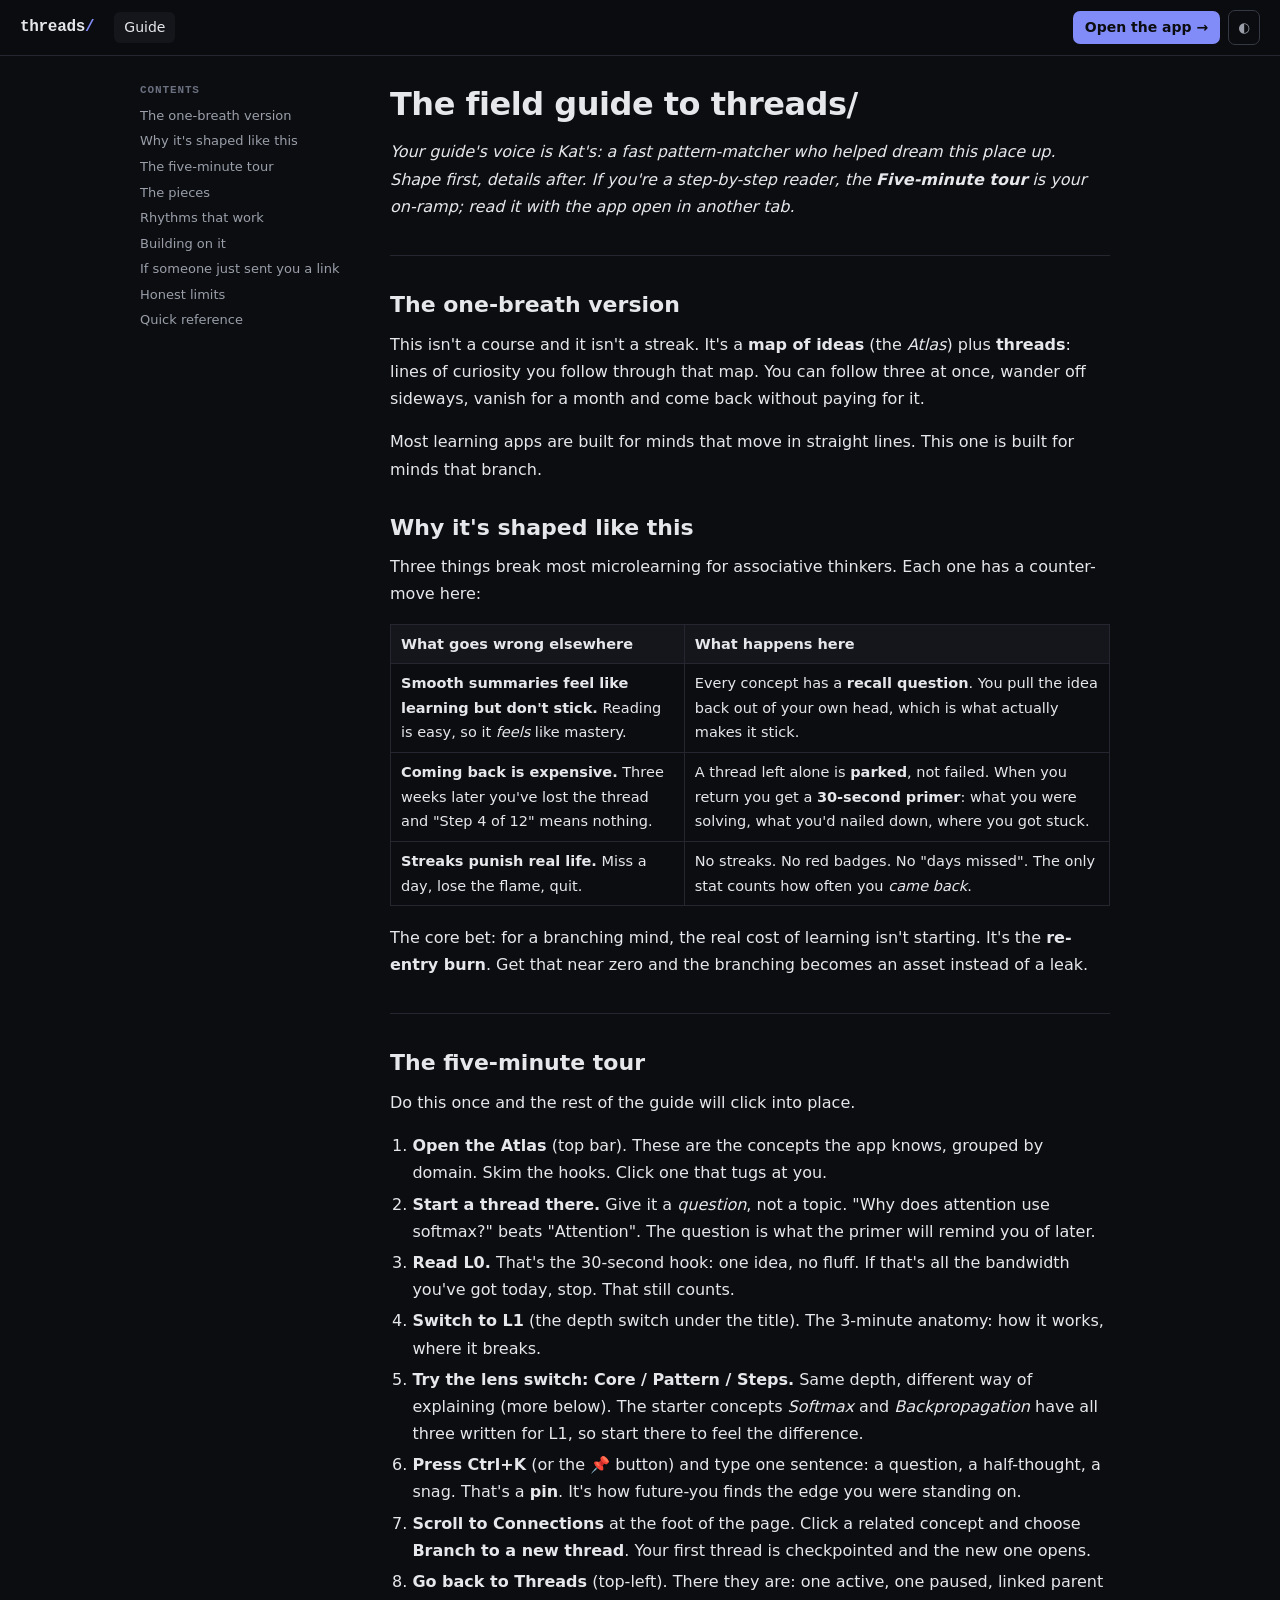
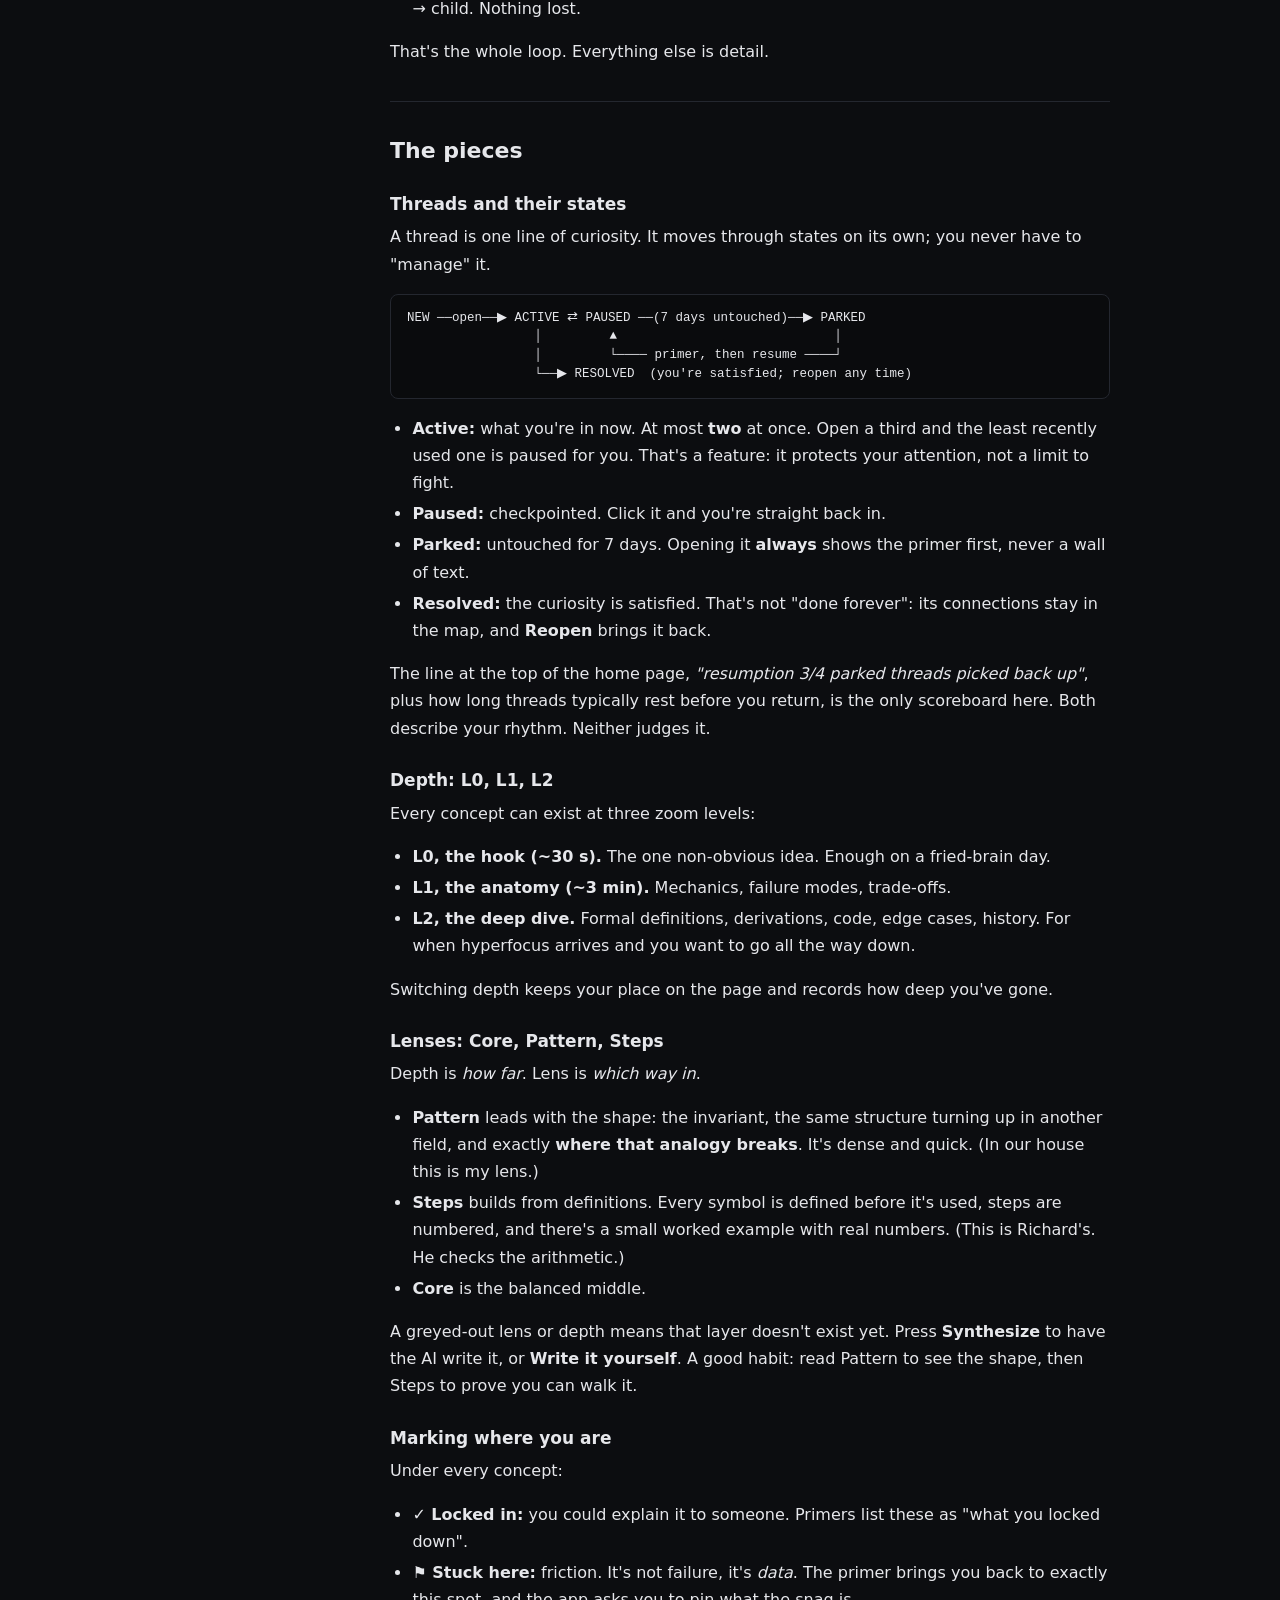
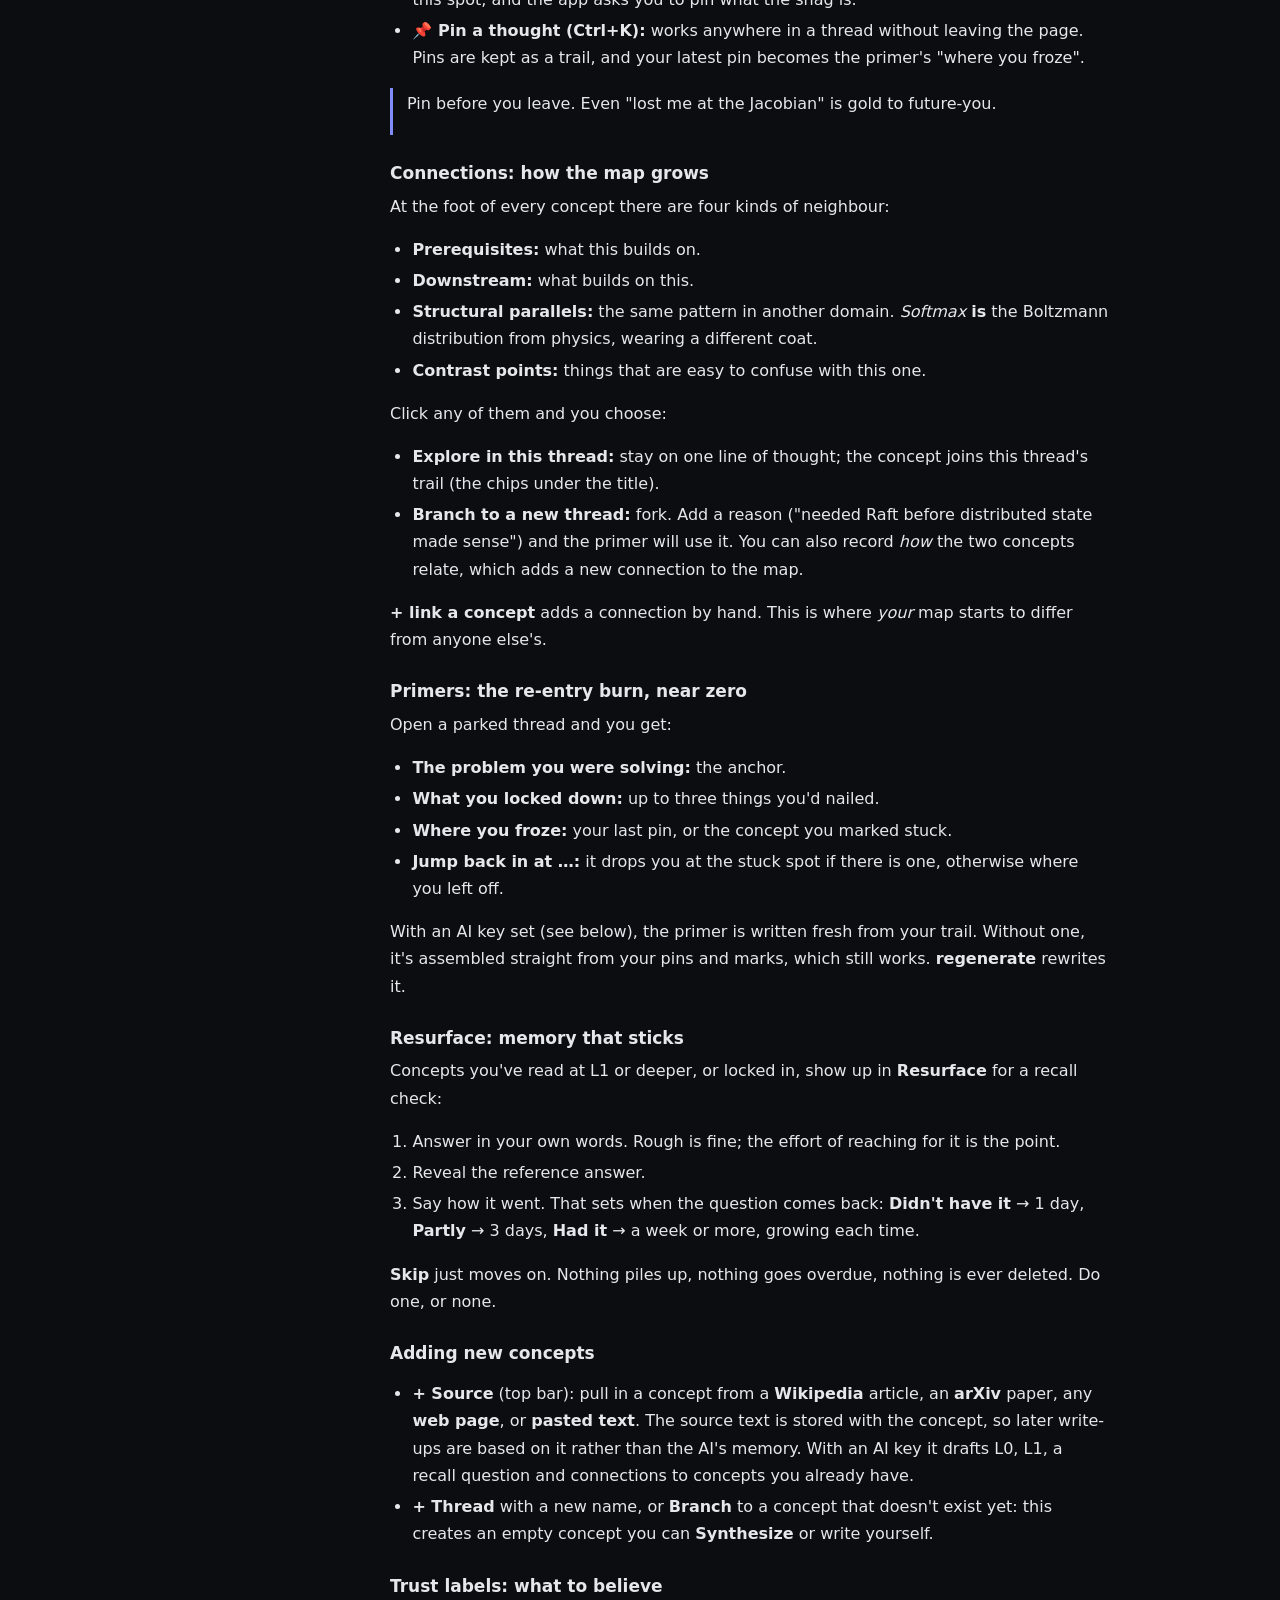
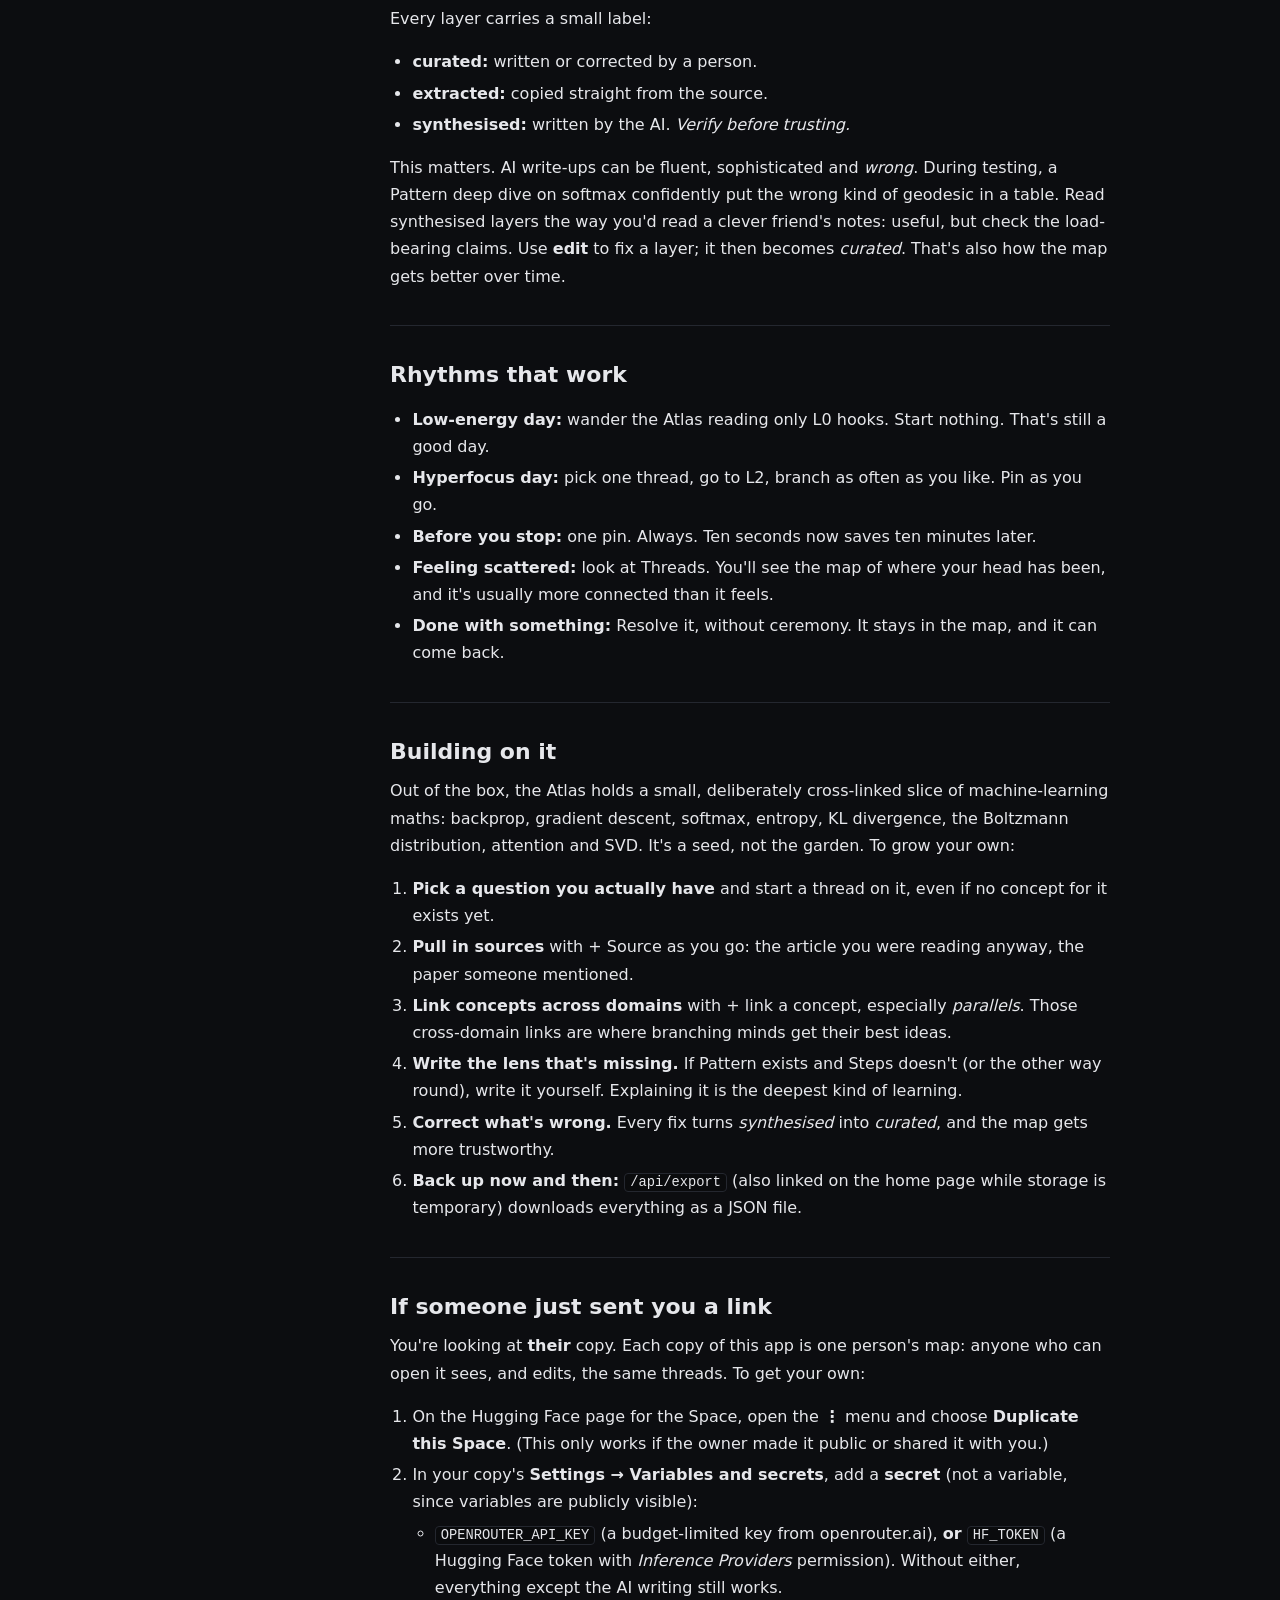
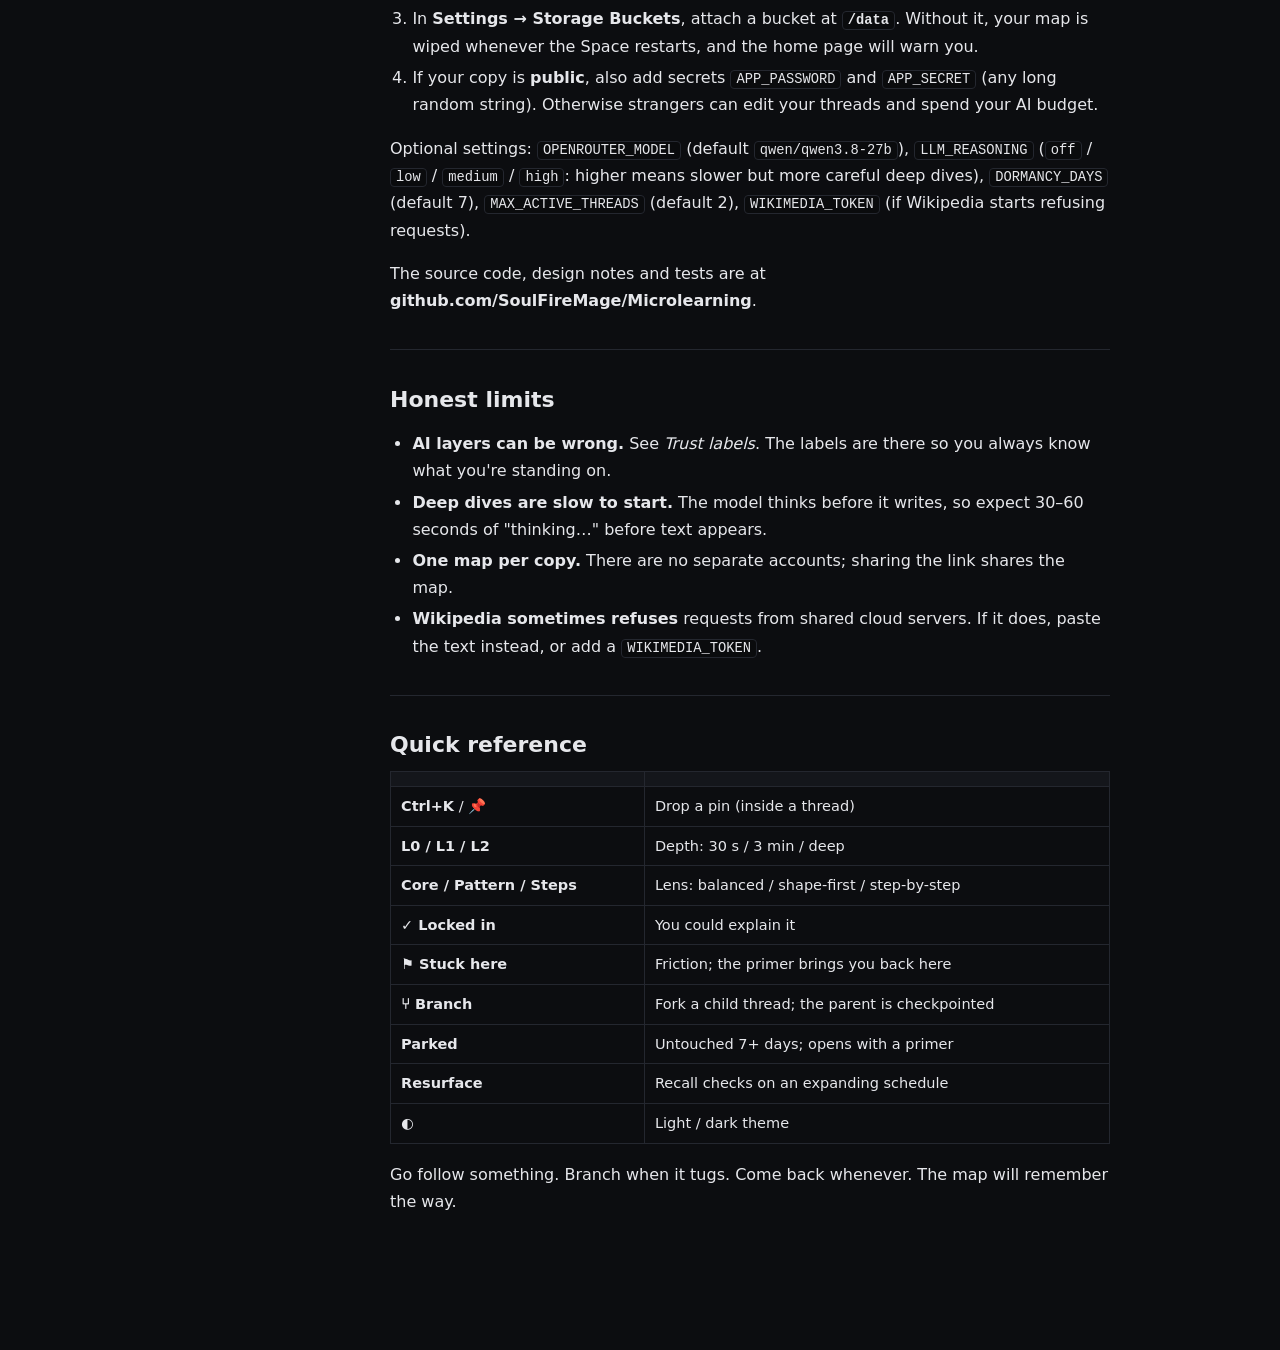
<file: static/guide.html>
<!doctype html>
<html lang="en" data-theme="dark">
<head>
  <meta charset="utf-8">
  <meta name="viewport" content="width=device-width, initial-scale=1">
  <title>Guide · threads/</title>
  <link rel="icon" href="data:image/svg+xml,<svg xmlns='http://www.w3.org/2000/svg' viewBox='0 0 32 32'><path d='M6 26C10 16 14 22 16 14s8-4 10-8' stroke='%23818cf8' stroke-width='3' fill='none' stroke-linecap='round'/></svg>">
  <link rel="stylesheet" href="/static/vendor/katex/katex.min.css">
  <link rel="stylesheet" href="/static/style.css">
</head>
<body class="guide-page">
  <header class="topbar">
    <a class="brand" href="/">threads<span>/</span></a>
    <nav><a class="active" href="/guide">Guide</a></nav>
    <div class="topbar-actions">
      <a class="btn-link" href="/">Open the app →</a>
      <button class="ghost icon" id="btn-theme" title="Toggle light/dark" aria-label="Toggle theme">◐</button>
    </div>
  </header>
  <main>
    <div class="guide-layout">
      <nav class="toc" id="toc" aria-label="Contents"></nav>
      <article class="content guide" id="guide"><p class="rel-none">Loading the guide…</p></article>
    </div>
  </main>
  <script src="/static/vendor/marked.min.js"></script>
  <script src="/static/vendor/purify.min.js"></script>
  <script src="/static/vendor/katex/katex.min.js"></script>
  <script src="/static/md.js"></script>
  <script>
    (async () => {
      const root = document.documentElement;
      try { const t = localStorage.getItem("theme"); if (t) root.dataset.theme = t; } catch (_) {}
      document.getElementById("btn-theme").onclick = () => {
        root.dataset.theme = root.dataset.theme === "dark" ? "light" : "dark";
        try { localStorage.setItem("theme", root.dataset.theme); } catch (_) {}
      };
      const art = document.getElementById("guide"), toc = document.getElementById("toc");
      try {
        const res = await fetch("/static/guide.md");
        art.innerHTML = renderMd(await res.text());
      } catch (e) {
        art.innerHTML = `<p class="err">Couldn't load the guide: ${esc(e.message)}</p>`;
        return;
      }
      const slug = (s) => s.toLowerCase().replace(/[^a-z0-9]+/g, "-").replace(/^-|-$/g, "");
      toc.innerHTML = `<div class="toc-h">Contents</div>`;
      art.querySelectorAll("h2").forEach((h) => {
        h.id = slug(h.textContent);
        const a = document.createElement("a");
        a.href = "#" + h.id; a.textContent = h.textContent;
        toc.appendChild(a);
      });
      if (location.hash) document.getElementById(location.hash.slice(1))?.scrollIntoView();
    })();
  </script>
</body>
</html>
</file>
<file: static/style.css>
:root, :root[data-theme="dark"] {
  --bg: #0c0d10;
  --bg-raised: #14161b;
  --bg-sunk: #0a0b0d;
  --line: #24272f;
  --line-strong: #353945;
  --text: #e6e7eb;
  --text-dim: #9a9faa;
  --text-faint: #6b7080;
  --accent: #818cf8;
  --accent-ink: #0c0d10;
  --accent-soft: rgba(129, 140, 248, 0.14);
  --ok: #4ade80;
  --warn: #fbbf24;
  --stuck: #f472b6;
  --synth: #c084fc;
  --shadow: 0 10px 40px rgba(0, 0, 0, 0.5);
  color-scheme: dark;
}
:root[data-theme="light"] {
  --bg: #fafaf9;
  --bg-raised: #ffffff;
  --bg-sunk: #f2f2f0;
  --line: #e4e4e1;
  --line-strong: #cfcfca;
  --text: #18181b;
  --text-dim: #52525b;
  --text-faint: #8a8a92;
  --accent: #4f46e5;
  --accent-ink: #ffffff;
  --accent-soft: rgba(79, 70, 229, 0.1);
  --ok: #15803d;
  --warn: #b45309;
  --stuck: #be185d;
  --synth: #7e22ce;
  --shadow: 0 10px 40px rgba(0, 0, 0, 0.12);
  color-scheme: light;
}

* { box-sizing: border-box; }
html, body { margin: 0; }
body {
  background: var(--bg);
  color: var(--text);
  font: 15px/1.55 Inter, ui-sans-serif, system-ui, -apple-system, "Segoe UI", Roboto, sans-serif;
  -webkit-font-smoothing: antialiased;
}
.mono, code, pre, .meta, .chip, .seg button, .kbd {
  font-family: "JetBrains Mono", ui-monospace, SFMono-Regular, Menlo, Consolas, monospace;
}
a { color: var(--accent); text-decoration: none; }
a:hover { text-decoration: underline; }
button {
  font: inherit;
  background: var(--accent);
  color: var(--accent-ink);
  border: 1px solid transparent;
  border-radius: 7px;
  padding: 6px 12px;
  cursor: pointer;
  font-size: 13.5px;
  font-weight: 550;
}
button:hover { filter: brightness(1.08); }
button:disabled { opacity: 0.5; cursor: default; }
button.ghost { background: transparent; color: var(--text-dim); border-color: var(--line-strong); font-weight: 450; }
button.ghost:hover { color: var(--text); border-color: var(--text-faint); }
button.link { background: none; border: 0; color: var(--accent); padding: 0; font-weight: 450; }
button.icon { padding: 6px 9px; }
input, textarea, select {
  font: inherit;
  color: var(--text);
  background: var(--bg-sunk);
  border: 1px solid var(--line-strong);
  border-radius: 7px;
  padding: 8px 10px;
  width: 100%;
}
textarea { resize: vertical; min-height: 80px; }
input:focus, textarea:focus, select:focus, button:focus-visible { outline: 2px solid var(--accent); outline-offset: 1px; }
label { display: block; font-size: 12.5px; color: var(--text-dim); margin: 12px 0 5px; }

/* ---------- top bar ---------- */
.topbar {
  position: sticky; top: 0; z-index: 10;
  display: flex; align-items: center; gap: 20px;
  padding: 10px 20px;
  background: color-mix(in srgb, var(--bg) 88%, transparent);
  backdrop-filter: blur(8px);
  border-bottom: 1px solid var(--line);
}
.brand { font: 600 16px "JetBrains Mono", ui-monospace, monospace; color: var(--text); letter-spacing: -0.02em; }
.brand span { color: var(--accent); }
.brand:hover { text-decoration: none; }
.topbar nav { display: flex; gap: 4px; }
.topbar nav a { color: var(--text-dim); padding: 5px 10px; border-radius: 6px; font-size: 14px; }
.topbar nav a:hover { color: var(--text); text-decoration: none; background: var(--bg-raised); }
.topbar nav a.active { color: var(--text); background: var(--bg-raised); }
.topbar-actions { margin-left: auto; display: flex; gap: 8px; }
body.focus .topbar nav, body.focus .topbar-actions #btn-ingest, body.focus .topbar-actions #btn-new-thread { display: none; }

main { max-width: 1040px; margin: 0 auto; padding: 28px 20px 120px; outline: none; }

/* ---------- home ---------- */
.metrics { display: flex; flex-wrap: wrap; gap: 8px 22px; color: var(--text-dim); font-size: 13px; margin-bottom: 28px; }
.metrics b { color: var(--text); font-weight: 600; }
.section-h { display: flex; align-items: baseline; gap: 10px; margin: 30px 0 12px; }
.section-h h2 { font-size: 13px; text-transform: uppercase; letter-spacing: 0.08em; color: var(--text-dim); margin: 0; font-weight: 600; }
.section-h .hint { font-size: 13px; color: var(--text-faint); }
.grid { display: grid; grid-template-columns: repeat(auto-fill, minmax(290px, 1fr)); gap: 12px; }
.card {
  background: var(--bg-raised); border: 1px solid var(--line); border-radius: 10px;
  padding: 14px 16px; cursor: pointer; transition: border-color .12s, transform .12s;
  display: flex; flex-direction: column; gap: 6px; min-width: 0;
}
.card:hover { border-color: var(--line-strong); transform: translateY(-1px); }
.card h3 { margin: 0; font-size: 15.5px; font-weight: 600; line-height: 1.35; }
.card .sub { font-size: 13px; color: var(--text-dim); }
.card .pin { font-size: 13px; color: var(--text); font-style: italic; border-left: 2px solid var(--accent); padding-left: 8px; }
.card.parked { border-style: dashed; }
.chip { display: inline-block; font-size: 11px; padding: 1px 7px; border-radius: 99px; border: 1px solid var(--line-strong); color: var(--text-dim); white-space: nowrap; }
.chip.ACTIVE { color: var(--ok); border-color: color-mix(in srgb, var(--ok) 40%, transparent); }
.chip.DORMANT, .chip.parked { color: var(--warn); border-color: color-mix(in srgb, var(--warn) 40%, transparent); }
.chip.synthesised { color: var(--synth); border-color: color-mix(in srgb, var(--synth) 45%, transparent); }
.chip.curated { color: var(--ok); border-color: color-mix(in srgb, var(--ok) 35%, transparent); }
.chip.extracted, .chip.user { color: var(--accent); border-color: color-mix(in srgb, var(--accent) 40%, transparent); }
.empty { border: 1px dashed var(--line-strong); border-radius: 12px; padding: 28px; color: var(--text-dim); }
.empty h2 { color: var(--text); margin: 0 0 6px; font-size: 18px; }
.starters { display: flex; flex-wrap: wrap; gap: 8px; margin-top: 14px; }
details.resolved summary { cursor: pointer; color: var(--text-dim); font-size: 13px; text-transform: uppercase; letter-spacing: .08em; margin: 30px 0 12px; }

.warn-bar { border: 1px solid color-mix(in srgb, var(--warn) 45%, transparent); color: var(--text-dim); background: color-mix(in srgb, var(--warn) 7%, transparent); border-radius: 8px; padding: 8px 12px; font-size: 13px; margin: -12px 0 20px; }
.warn-bar code { font-size: 12px; }

/* ---------- reader ---------- */
.reader { max-width: 760px; margin: 0 auto; }
.crumbs { display: flex; flex-wrap: wrap; align-items: center; gap: 8px 12px; font-size: 13px; color: var(--text-dim); }
.crumbs .spacer { flex: 1; }
.trail { display: flex; flex-wrap: wrap; gap: 6px; margin: 14px 0 0; }
.trail button { background: var(--bg-raised); color: var(--text-dim); border: 1px solid var(--line); font-weight: 450; font-size: 12px; padding: 3px 9px; }
.trail button.here { color: var(--text); border-color: var(--accent); }
.trail button .st { margin-left: 5px; }
.unit-head { margin: 26px 0 16px; }
.unit-head .meta { font-size: 12px; color: var(--text-faint); text-transform: uppercase; letter-spacing: .06em; }
.unit-head h1 { font-size: 30px; line-height: 1.2; margin: 6px 0 0; letter-spacing: -0.015em; font-weight: 650; }
.switches { display: flex; flex-wrap: wrap; gap: 10px 16px; align-items: center; margin: 18px 0 8px; }
.seg { display: inline-flex; border: 1px solid var(--line-strong); border-radius: 8px; overflow: hidden; }
.seg button { background: transparent; color: var(--text-dim); border: 0; border-radius: 0; font-size: 12px; font-weight: 500; padding: 6px 11px; }
.seg button + button { border-left: 1px solid var(--line-strong); }
.seg button.on { background: var(--accent-soft); color: var(--text); }
.seg button .missing { opacity: .45; }
.provenance { font-size: 12px; color: var(--text-faint); display: flex; gap: 8px; align-items: center; flex-wrap: wrap; }
.content { font-size: 16.5px; line-height: 1.7; margin-top: 18px; min-height: 120px; overflow-wrap: anywhere; }
.content.l0 { font-size: 19px; line-height: 1.6; }
.content h1, .content h2, .content h3 { line-height: 1.3; margin: 1.6em 0 .5em; }
.content h3 { font-size: 17px; }
.content p { margin: 0 0 1em; }
.content ul, .content ol { padding-left: 1.4em; }
.content li { margin: .25em 0; }
.content code { font-size: .86em; background: var(--bg-sunk); border: 1px solid var(--line); border-radius: 4px; padding: 1px 5px; }
.content pre { background: var(--bg-sunk); border: 1px solid var(--line); border-radius: 8px; padding: 14px 16px; overflow-x: auto; font-size: 13px; line-height: 1.5; }
.content pre code { background: none; border: 0; padding: 0; font-size: inherit; }
.content blockquote { border-left: 3px solid var(--line-strong); margin: 0; padding: 2px 14px; color: var(--text-dim); }
.content .katex-display { overflow-x: auto; overflow-y: hidden; padding: 4px 0; }
.content table { border-collapse: collapse; }
.content td, .content th { border: 1px solid var(--line); padding: 4px 8px; }
.content.streaming::after { content: "▍"; color: var(--accent); animation: blink 1s steps(2) infinite; }
@keyframes blink { 50% { opacity: 0; } }
.missing-layer { border: 1px dashed var(--line-strong); border-radius: 10px; padding: 22px; color: var(--text-dim); }
.missing-layer p { margin: 0 0 12px; }
.mark-row { display: flex; flex-wrap: wrap; gap: 8px; margin: 26px 0 0; align-items: center; }
.mark-row .ghost.on-CONSOLIDATED { color: var(--ok); border-color: var(--ok); }
.mark-row .ghost.on-STUCK { color: var(--stuck); border-color: var(--stuck); }
.panel { border-top: 1px solid var(--line); margin-top: 34px; padding-top: 20px; }
.panel > h4 { margin: 0 0 12px; font-size: 12px; text-transform: uppercase; letter-spacing: .08em; color: var(--text-dim); font-weight: 600; }
.rel-grid { display: grid; grid-template-columns: repeat(auto-fit, minmax(170px, 1fr)); gap: 14px 20px; }
.rel-grid h5 { margin: 0 0 6px; font-size: 12px; color: var(--text-faint); font-weight: 500; }
.rel-item { display: block; width: 100%; text-align: left; background: none; border: 0; color: var(--text); padding: 4px 0; font-weight: 450; font-size: 14px; }
.rel-item:hover { color: var(--accent); filter: none; }
.rel-item small { display: block; color: var(--text-faint); font-size: 12px; line-height: 1.4; }
.rel-none { color: var(--text-faint); font-size: 13px; }
.probe { background: var(--bg-raised); border: 1px solid var(--line); border-radius: 10px; padding: 16px; }
.probe .q { font-weight: 550; margin-bottom: 10px; }
.probe .ref { margin-top: 12px; border-left: 3px solid var(--ok); padding: 4px 12px; color: var(--text-dim); }
.btn-row { display: flex; gap: 8px; flex-wrap: wrap; margin-top: 10px; }
.sources li { margin: 4px 0; font-size: 14px; }
.sources { padding-left: 1.2em; margin: 0; }

/* ---------- atlas ---------- */
.atlas-top { display: flex; gap: 12px; align-items: center; margin-bottom: 8px; }
.atlas-top input { max-width: 360px; }
.domain-h { font-size: 12px; text-transform: uppercase; letter-spacing: .08em; color: var(--text-dim); margin: 26px 0 10px; }
.card .hook { font-size: 13.5px; color: var(--text-dim); display: -webkit-box; -webkit-line-clamp: 4; -webkit-box-orient: vertical; overflow: hidden; }
.card .hook p { margin: 0; }

/* ---------- modals ---------- */
.backdrop { position: fixed; inset: 0; background: rgba(0,0,0,.55); display: flex; align-items: flex-start; justify-content: center; padding: 8vh 16px 16px; z-index: 50; overflow-y: auto; }
.modal { background: var(--bg-raised); border: 1px solid var(--line-strong); border-radius: 14px; box-shadow: var(--shadow); width: 100%; max-width: 560px; padding: 22px 24px; }
.modal h2 { margin: 0 0 4px; font-size: 18px; }
.modal .lede { color: var(--text-dim); font-size: 13.5px; margin: 0 0 6px; }
.modal .actions { display: flex; justify-content: flex-end; gap: 8px; margin-top: 18px; }
.primer .anchor { background: var(--accent-soft); border-radius: 10px; padding: 14px 16px; margin: 14px 0; }
.primer .tag { font: 600 11px "JetBrains Mono", ui-monospace, monospace; text-transform: uppercase; letter-spacing: .08em; color: var(--text-dim); margin-bottom: 4px; }
.primer .anchor p { margin: 0; font-size: 16px; }
.primer ul.locked { list-style: none; padding: 0; margin: 6px 0 14px; display: grid; gap: 6px; }
.primer ul.locked li { border: 1px solid var(--line); border-radius: 8px; padding: 7px 11px; font-size: 14px; }
.primer ul.locked li::before { content: "✓ "; color: var(--ok); }
.primer .edge { border-left: 3px solid var(--warn); padding: 8px 14px; background: var(--bg-sunk); border-radius: 0 8px 8px 0; }
.primer .edge p { margin: 0; }
.primer .go { width: 100%; padding: 11px; font-size: 15px; margin-top: 18px; }
.primer .foot { display: flex; justify-content: space-between; margin-top: 10px; font-size: 12px; color: var(--text-faint); }
.choice { display: grid; gap: 8px; margin-top: 14px; }
.choice button { text-align: left; padding: 11px 14px; }
.choice button small { display: block; font-weight: 400; opacity: .8; }
.tabs { display: flex; gap: 6px; margin: 12px 0 2px; flex-wrap: wrap; }
.tabs button { background: transparent; color: var(--text-dim); border: 1px solid var(--line-strong); font-weight: 450; font-size: 13px; }
.tabs button.on { background: var(--accent-soft); color: var(--text); border-color: var(--accent); }
.err { color: var(--stuck); font-size: 13px; }

.fab { position: fixed; right: 22px; bottom: 22px; width: 50px; height: 50px; border-radius: 50%; font-size: 20px; padding: 0; box-shadow: var(--shadow); z-index: 20; }
.kbd { font-size: 11px; border: 1px solid var(--line-strong); border-radius: 4px; padding: 0 5px; color: var(--text-faint); }
#toast { position: fixed; left: 50%; bottom: 24px; transform: translateX(-50%) translateY(20px); background: var(--text); color: var(--bg); padding: 8px 16px; border-radius: 8px; font-size: 13.5px; opacity: 0; pointer-events: none; transition: all .2s; z-index: 60; max-width: calc(100vw - 32px); }
#toast.show { opacity: 1; transform: translateX(-50%) translateY(0); }

.login { display: flex; align-items: center; justify-content: center; min-height: 100vh; }
.login-card { display: grid; gap: 12px; width: 280px; }
.login-card .brand { font-size: 22px; text-align: center; margin-bottom: 8px; }

@media (max-width: 640px) {
  .topbar { gap: 10px; padding: 10px 16px; flex-wrap: wrap; }
  .topbar nav { order: 3; width: 100%; }
  main { padding: 20px 16px 110px; }
  .unit-head h1 { font-size: 24px; }
  .content { font-size: 16px; }
  .content.l0 { font-size: 17.5px; }
  .modal { padding: 18px; }
}

/* ---------- guide page ---------- */
.btn-link { align-self: center; font-size: 14px; font-weight: 550; padding: 6px 12px; border-radius: 7px; background: var(--accent); color: var(--accent-ink); }
.btn-link:hover { text-decoration: none; filter: brightness(1.08); }
.guide-layout { display: grid; grid-template-columns: 210px minmax(0, 1fr); gap: 40px; align-items: start; }
.toc { position: sticky; top: 76px; display: flex; flex-direction: column; gap: 2px; font-size: 13px; }
.toc-h { font: 600 11px "JetBrains Mono", ui-monospace, monospace; text-transform: uppercase; letter-spacing: .08em; color: var(--text-faint); margin-bottom: 6px; }
.toc a { color: var(--text-dim); padding: 3px 0; line-height: 1.35; }
.toc a:hover { color: var(--text); text-decoration: none; }
.content.guide { max-width: 720px; margin-top: 0; font-size: 16px; }
.content.guide h1 { font-size: 32px; letter-spacing: -0.015em; margin: 0 0 .4em; }
.content.guide h2 { font-size: 22px; margin-top: 1.4em; scroll-margin-top: 70px; }
.content.guide h3 { font-size: 17px; margin-top: 1.6em; }
.content.guide hr { border: 0; border-top: 1px solid var(--line); margin: 2.2em 0; }
.content.guide table { width: 100%; font-size: 14.5px; margin: 0 0 1.2em; }
.content.guide th { text-align: left; background: var(--bg-raised); }
.content.guide td, .content.guide th { padding: 7px 10px; vertical-align: top; }
.content.guide blockquote { border-left-color: var(--accent); color: var(--text); }
.content.guide pre { font-size: 12.5px; }
@media (max-width: 800px) {
  .guide-layout { grid-template-columns: minmax(0, 1fr); }
  .toc { display: none; }
  .content.guide table { display: block; overflow-x: auto; }
}
</file>
